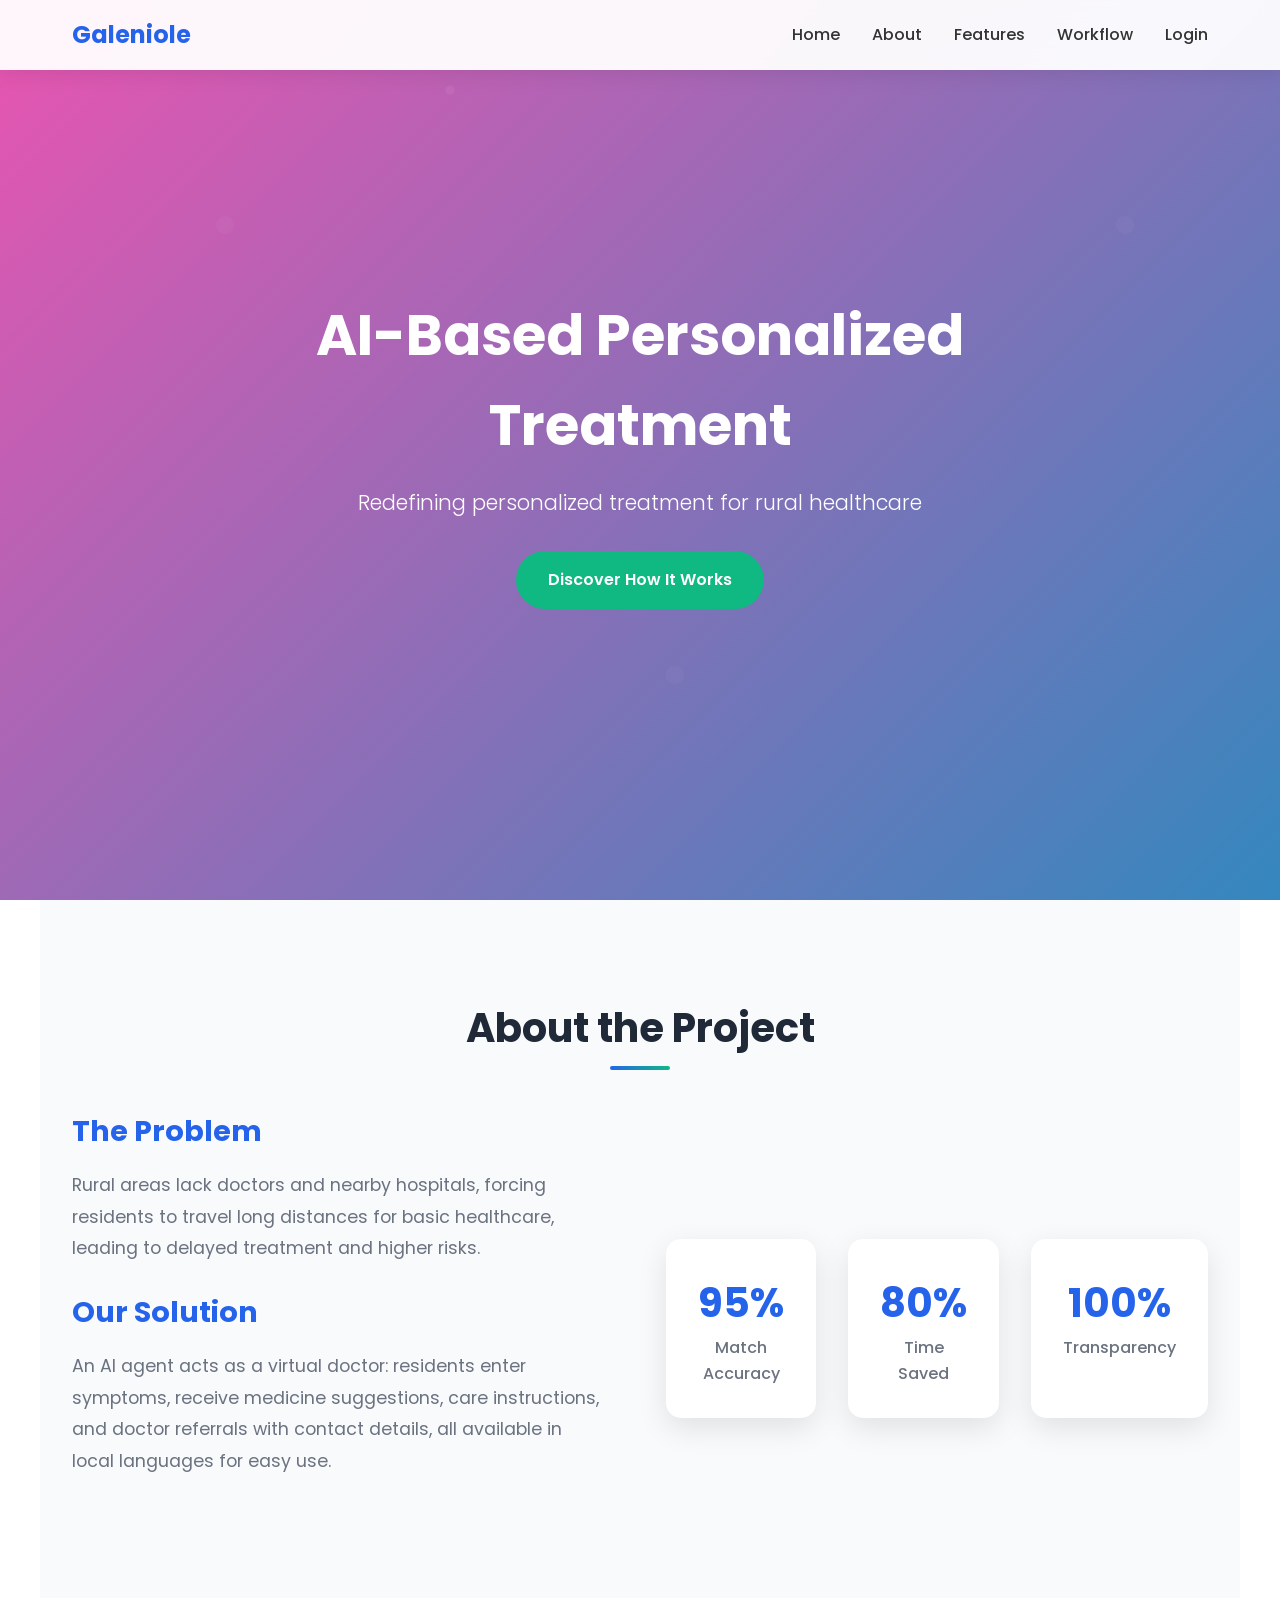
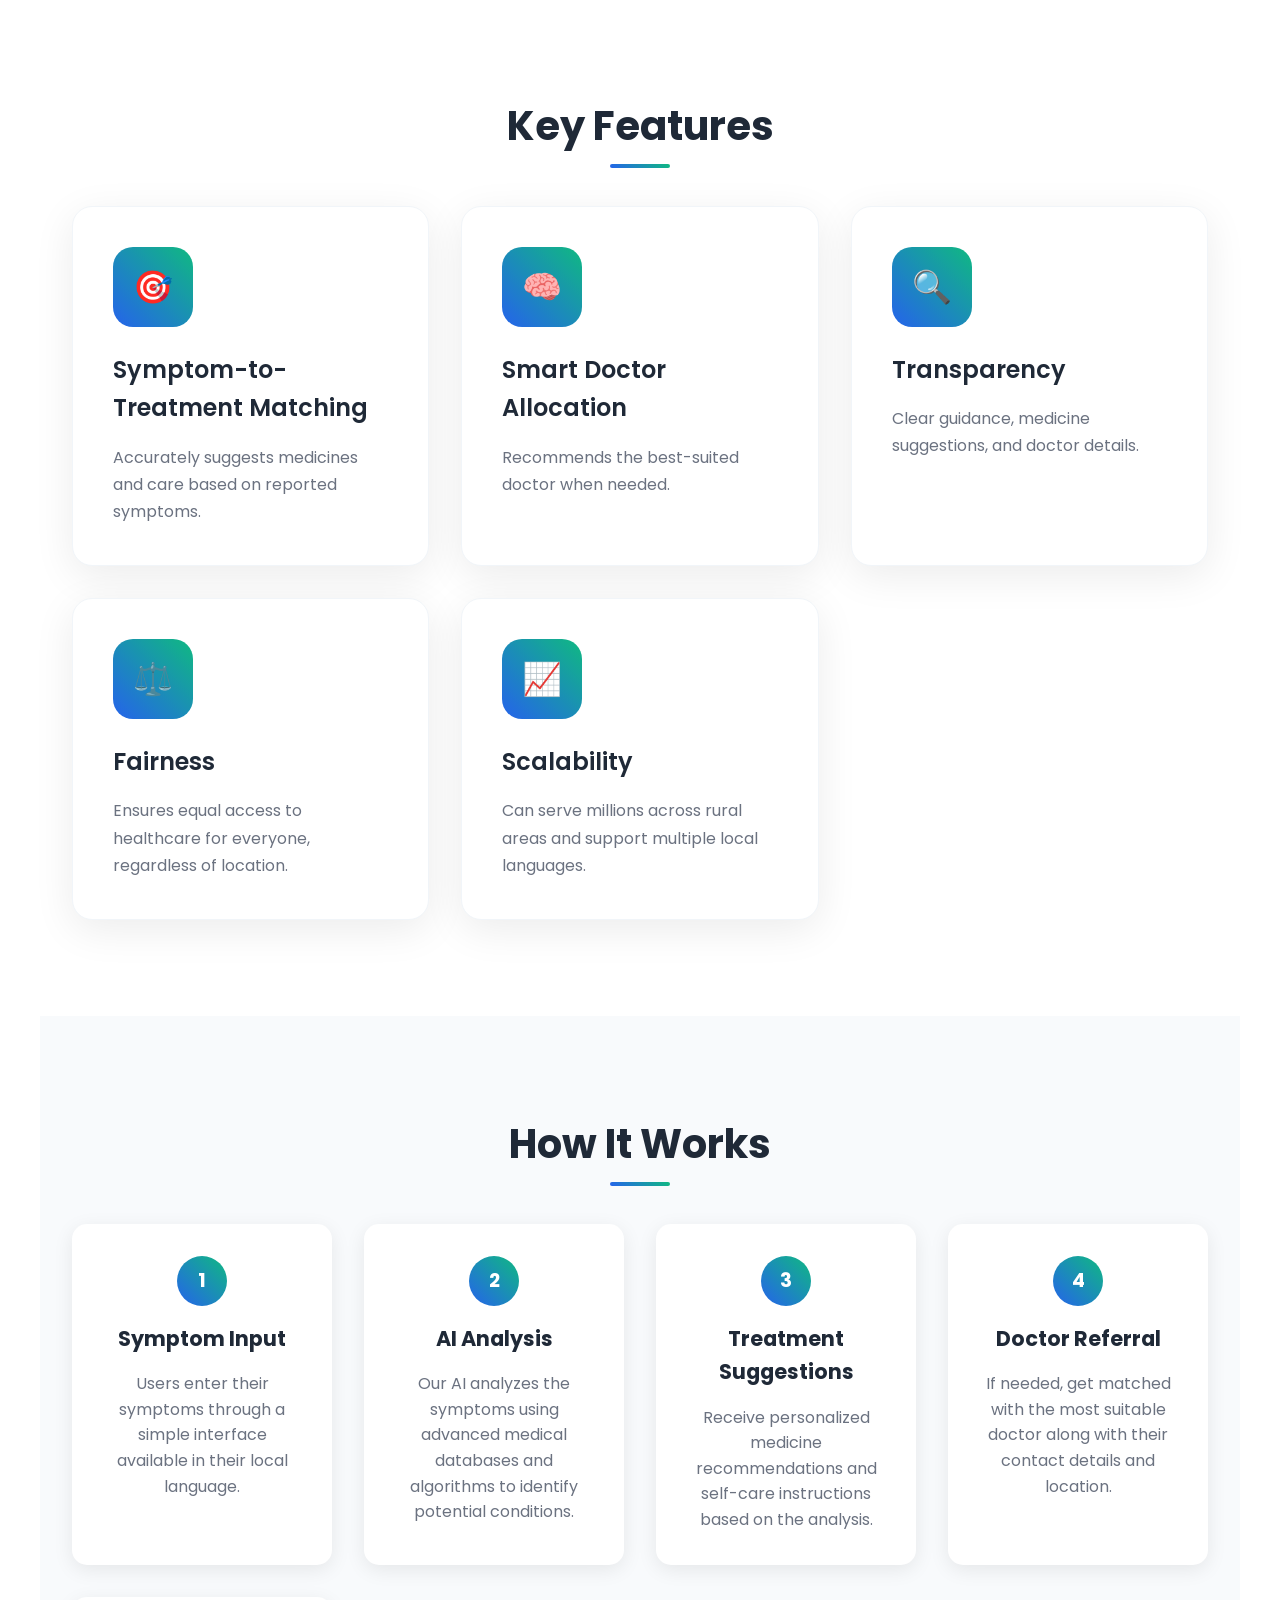
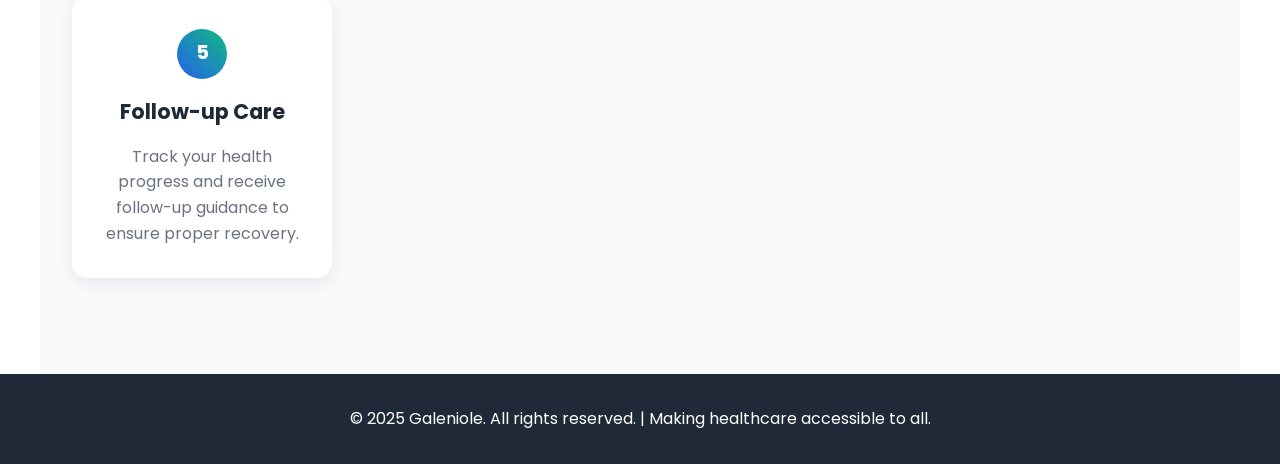
<file: frontend/index.html>
<!DOCTYPE html>
<html lang="en">
<head>
    <meta charset="UTF-8">
    <meta name="viewport" content="width=device-width, initial-scale=1.0">
    <title>Galeniole - AI-Based Personalized Treatment</title>
    <link href="https://fonts.googleapis.com/css2?family=Poppins:wght@300;400;500;600;700&display=swap" rel="stylesheet">
    <style>
        * {
            margin: 0;
            padding: 0;
            box-sizing: border-box;
        }

        html {
            scroll-behavior: smooth;
        }

        body {
            font-family: 'Poppins', sans-serif;
            line-height: 1.6;
            color: #333;
            overflow-x: hidden;
        }

        /* Navbar */
        .navbar {
            position: fixed;
            top: 0;
            width: 100%;
            background: rgba(255, 255, 255, 0.95);
            backdrop-filter: blur(10px);
            z-index: 1000;
            padding: 1rem 0;
            transition: all 0.3s ease;
            box-shadow: 0 2px 20px rgba(0, 0, 0, 0.1);
        }

        .nav-container {
            max-width: 1200px;
            margin: 0 auto;
            display: flex;
            justify-content: space-between;
            align-items: center;
            padding: 0 2rem;
        }

        .logo {
            font-size: 1.5rem;
            font-weight: 700;
            color: #2563eb;
        }

        .nav-links {
            display: flex;
            list-style: none;
            gap: 2rem;
        }

        .nav-links a {
            text-decoration: none;
            color: #333;
            font-weight: 500;
            transition: color 0.3s ease;
            position: relative;
        }

        .nav-links a:hover {
            color: #2563eb;
        }

        .nav-links a::after {
            content: '';
            position: absolute;
            width: 0;
            height: 2px;
            bottom: -5px;
            left: 0;
            background-color: #2563eb;
            transition: width 0.3s ease;
        }

        .nav-links a:hover::after {
            width: 100%;
        }

        /* Mobile Menu Toggle */
        .menu-toggle {
            display: none;
            flex-direction: column;
            cursor: pointer;
        }

        .menu-toggle span {
            width: 25px;
            height: 3px;
            background: #2563eb;
            margin: 3px 0;
            transition: 0.3s;
        }

        /* Hero Section */
        .hero {
            background: linear-gradient(135deg, #e954b0 0%, #3487be 100%);
            height: 100vh;
            display: flex;
            align-items: center;
            justify-content: center;
            text-align: center;
            color: white;
            position: relative;
            overflow: hidden;
        }

        .hero::before {
            content: '';
            position: absolute;
            top: 0;
            left: 0;
            right: 0;
            bottom: 0;
            background: url('data:image/svg+xml,<svg xmlns="http://www.w3.org/2000/svg" viewBox="0 0 100 100"><defs><pattern id="grain" width="100" height="100" patternUnits="userSpaceOnUse"><circle cx="25" cy="25" r="1" fill="white" opacity="0.1"/><circle cx="75" cy="75" r="1" fill="white" opacity="0.1"/><circle cx="50" cy="10" r="0.5" fill="white" opacity="0.2"/></pattern></defs><rect width="100" height="100" fill="url(%23grain)"/></svg>');
            opacity: 0.3;
        }

        .hero-content {
            max-width: 800px;
            padding: 0 2rem;
            position: relative;
            z-index: 1;
        }

        .hero h1 {
            font-size: 3.5rem;
            font-weight: 700;
            margin-bottom: 1rem;
            animation: fadeInUp 1s ease forwards 0.5s;
        }

        .hero .tagline {
            font-size: 1.3rem;
            font-weight: 300;
            margin-bottom: 2rem;
            animation: fadeInUp 1s ease forwards 0.8s;
        }

        .cta-button {
            display: inline-block;
            background: #10b981;
            color: white;
            padding: 1rem 2rem;
            border-radius: 50px;
            text-decoration: none;
            font-weight: 600;
            transition: all 0.3s ease;
            animation: fadeInUp 1s ease forwards 1.1s;
        }

        .cta-button:hover {
            transform: translateY(-3px);
            box-shadow: 0 10px 30px rgba(16, 185, 129, 0.3);
        }

        /* Sections */
        .section {
            padding: 6rem 2rem;
            max-width: 1200px;
            margin: 0 auto;
        }

        .section-title {
            font-size: 2.5rem;
            font-weight: 700;
            text-align: center;
            margin-bottom: 3rem;
            color: #1f2937;
            position: relative;
        }

        .section-title::after {
            content: '';
            position: absolute;
            width: 60px;
            height: 4px;
            background: linear-gradient(45deg, #2563eb, #10b981);
            bottom: -10px;
            left: 50%;
            transform: translateX(-50%);
            border-radius: 2px;
        }

        /* About Section */
        .about {
            background: #f8fafc;
        }

        .about-content {
            display: grid;
            grid-template-columns: 1fr 1fr;
            gap: 4rem;
            align-items: center;
        }

        .about-text h3 {
            font-size: 1.8rem;
            color: #2563eb;
            margin-bottom: 1rem;
        }

        .about-text p {
            font-size: 1.1rem;
            color: #6b7280;
            margin-bottom: 1.5rem;
            line-height: 1.8;
        }

        .stats {
            display: grid;
            grid-template-columns: repeat(3, 1fr);
            gap: 2rem;
            margin-top: 3rem;
        }

        .stat-item {
            text-align: center;
            padding: 2rem;
            background: white;
            border-radius: 15px;
            box-shadow: 0 10px 30px rgba(0, 0, 0, 0.1);
            transition: transform 0.3s ease;
        }

        .stat-item:hover {
            transform: translateY(-5px);
        }

        .stat-number {
            font-size: 2.5rem;
            font-weight: 700;
            color: #2563eb;
        }

        .stat-label {
            color: #6b7280;
            font-weight: 500;
        }

        /* Features Section */
        .features-grid {
            display: grid;
            grid-template-columns: repeat(auto-fit, minmax(300px, 1fr));
            gap: 2rem;
        }

        .feature-card {
            background: white;
            padding: 2.5rem;
            border-radius: 20px;
            box-shadow: 0 10px 40px rgba(0, 0, 0, 0.08);
            transition: all 0.3s ease;
            border: 1px solid #f1f5f9;
            position: relative;
            overflow: hidden;
        }

        .feature-card::before {
            content: '';
            position: absolute;
            top: 0;
            left: 0;
            right: 0;
            height: 4px;
            background: linear-gradient(45deg, #2563eb, #10b981);
            transform: scaleX(0);
            transition: transform 0.3s ease;
        }

        .feature-card:hover {
            transform: translateY(-10px);
            box-shadow: 0 20px 60px rgba(0, 0, 0, 0.15);
        }

        .feature-card:hover::before {
            transform: scaleX(1);
        }

        .feature-icon {
            width: 80px;
            height: 80px;
            background: linear-gradient(45deg, #2563eb, #10b981);
            border-radius: 20px;
            display: flex;
            align-items: center;
            justify-content: center;
            margin-bottom: 1.5rem;
            font-size: 2rem;
        }

        .feature-card h3 {
            font-size: 1.5rem;
            font-weight: 600;
            color: #1f2937;
            margin-bottom: 1rem;
        }

        .feature-card p {
            color: #6b7280;
            line-height: 1.7;
        }

        /* Workflow Section */
        .workflow {
            background: #f8fafc;
        }

        .workflow-steps {
            display: grid;
            grid-template-columns: repeat(auto-fit, minmax(250px, 1fr));
            gap: 2rem;
            position: relative;
        }

        .workflow-step {
            background: white;
            padding: 2rem;
            border-radius: 15px;
            text-align: center;
            box-shadow: 0 5px 20px rgba(0, 0, 0, 0.08);
            transition: all 0.3s ease;
            position: relative;
        }

        .workflow-step:hover {
            transform: translateY(-5px);
        }

        .step-number {
            width: 50px;
            height: 50px;
            background: linear-gradient(45deg, #2563eb, #10b981);
            color: white;
            border-radius: 50%;
            display: flex;
            align-items: center;
            justify-content: center;
            font-weight: 700;
            font-size: 1.2rem;
            margin: 0 auto 1rem;
        }

        .workflow-step h3 {
            font-size: 1.3rem;
            color: #1f2937;
            margin-bottom: 1rem;
        }

        .workflow-step p {
            color: #6b7280;
            line-height: 1.6;
        }

        /* Footer */
        .footer {
            background: #1f2937;
            color: white;
            text-align: center;
            padding: 2rem;
        }

        /* Animations */
        @keyframes fadeInUp {
            from {
                opacity: 0;
                transform: translateY(30px);
            }
            to {
                opacity: 1;
                transform: translateY(0);
            }
        }

        /* Mobile Responsiveness */
        @media (max-width: 768px) {
            .menu-toggle {
                display: flex;
            }

            .nav-links {
                display: none;
                position: absolute;
                top: 100%;
                left: 0;
                width: 100%;
                background: white;
                flex-direction: column;
                padding: 2rem;
                box-shadow: 0 5px 20px rgba(0, 0, 0, 0.1);
            }

            .nav-links.active {
                display: flex;
            }

            .hero h1 {
                font-size: 2.5rem;
            }

            .hero .tagline {
                font-size: 1.1rem;
            }

            .section {
                padding: 4rem 1rem;
            }

            .section-title {
                font-size: 2rem;
            }

            .about-content {
                grid-template-columns: 1fr;
                gap: 2rem;
            }

            .stats {
                grid-template-columns: 1fr;
            }

            .features-grid {
                grid-template-columns: 1fr;
            }

            .workflow-steps {
                grid-template-columns: 1fr;
            }

            .nav-container {
                padding: 0 1rem;
            }
        }

        @media (max-width: 480px) {
            .hero h1 {
                font-size: 2rem;
            }

            .feature-card,
            .workflow-step {
                padding: 1.5rem;
            }
        }
    </style>
</head>
<body>
    <!-- Navigation -->
    <nav class="navbar">
        <div class="nav-container">
            <div class="logo">Galeniole</div>
            <div class="menu-toggle" onclick="toggleMenu()">
                <span></span>
                <span></span>
                <span></span>
            </div>
            <ul class="nav-links" id="navLinks">
                <li><a href="#home">Home</a></li>
                <li><a href="#about">About</a></li>
                <li><a href="#features">Features</a></li>
                <li><a href="#workflow">Workflow</a></li>
                <li><a href="login.html">Login</a></li>
            </ul>
        </div>
    </nav>

    <!-- Hero Section -->
    <section id="home" class="hero">
        <div class="hero-content">
            <h1>AI-Based Personalized Treatment</h1>
            <p class="tagline">Redefining personalized treatment for rural healthcare</p>
            <a href="#about" class="cta-button">Discover How It Works</a>
        </div>
    </section>

    <!-- About Section -->
    <section id="about" class="section about">
        <h2 class="section-title">About the Project</h2>
        <div class="about-content">
            <div class="about-text">
                <h3>The Problem</h3>
                <p>Rural areas lack doctors and nearby hospitals, forcing residents to travel long distances for basic healthcare, leading to delayed treatment and higher risks.</p>
                
                <h3>Our Solution</h3>
                <p>An AI agent acts as a virtual doctor: residents enter symptoms, receive medicine suggestions, care instructions, and doctor referrals with contact details, all available in local languages for easy use.</p>
            </div>
            <div class="stats">
                <div class="stat-item">
                    <div class="stat-number">95%</div>
                    <div class="stat-label">Match Accuracy</div>
                </div>
                <div class="stat-item">
                    <div class="stat-number">80%</div>
                    <div class="stat-label">Time Saved</div>
                </div>
                <div class="stat-item">
                    <div class="stat-number">100%</div>
                    <div class="stat-label">Transparency</div>
                </div>
            </div>
        </div>
    </section>

    <!-- Features Section -->
    <section id="features" class="section">
        <h2 class="section-title">Key Features</h2>
        <div class="features-grid">
            <div class="feature-card">
                <div class="feature-icon">🎯</div>
                <h3>Symptom-to-Treatment Matching</h3>
                <p>Accurately suggests medicines and care based on reported symptoms.</p>
            </div>
            <div class="feature-card">
                <div class="feature-icon">🧠</div>
                <h3>Smart Doctor Allocation</h3>
                <p>Recommends the best-suited doctor when needed.</p>
            </div>
            <div class="feature-card">
                <div class="feature-icon">🔍</div>
                <h3>Transparency</h3>
                <p>Clear guidance, medicine suggestions, and doctor details.</p>
            </div>
            <div class="feature-card">
                <div class="feature-icon">⚖️</div>
                <h3>Fairness</h3>
                <p>Ensures equal access to healthcare for everyone, regardless of location.</p>
            </div>
            <div class="feature-card">
                <div class="feature-icon">📈</div>
                <h3>Scalability</h3>
                <p>Can serve millions across rural areas and support multiple local languages.</p>
            </div>
        </div>
    </section>

    <!-- Workflow Section -->
    <section id="workflow" class="section workflow">
        <h2 class="section-title">How It Works</h2>
        <div class="workflow-steps">
            <div class="workflow-step">
                <div class="step-number">1</div>
                <h3>Symptom Input</h3>
                <p>Users enter their symptoms through a simple interface available in their local language.</p>
            </div>
            <div class="workflow-step">
                <div class="step-number">2</div>
                <h3>AI Analysis</h3>
                <p>Our AI analyzes the symptoms using advanced medical databases and algorithms to identify potential conditions.</p>
            </div>
            <div class="workflow-step">
                <div class="step-number">3</div>
                <h3>Treatment Suggestions</h3>
                <p>Receive personalized medicine recommendations and self-care instructions based on the analysis.</p>
            </div>
            <div class="workflow-step">
                <div class="step-number">4</div>
                <h3>Doctor Referral</h3>
                <p>If needed, get matched with the most suitable doctor along with their contact details and location.</p>
            </div>
            <div class="workflow-step">
                <div class="step-number">5</div>
                <h3>Follow-up Care</h3>
                <p>Track your health progress and receive follow-up guidance to ensure proper recovery.</p>
            </div>
        </div>
    </section>

    <!-- Footer -->
    <footer class="footer">
        <p>&copy; 2025 Galeniole. All rights reserved. | Making healthcare accessible to all.</p>
    </footer>

    <script>
        function toggleMenu() {
            const navLinks = document.getElementById('navLinks');
            navLinks.classList.toggle('active');
        }

        // Close menu when clicking on a link
        document.querySelectorAll('.nav-links a').forEach(link => {
            link.addEventListener('click', () => {
                document.getElementById('navLinks').classList.remove('active');
            });
        });
    </script>
</body>
</html>
</file>
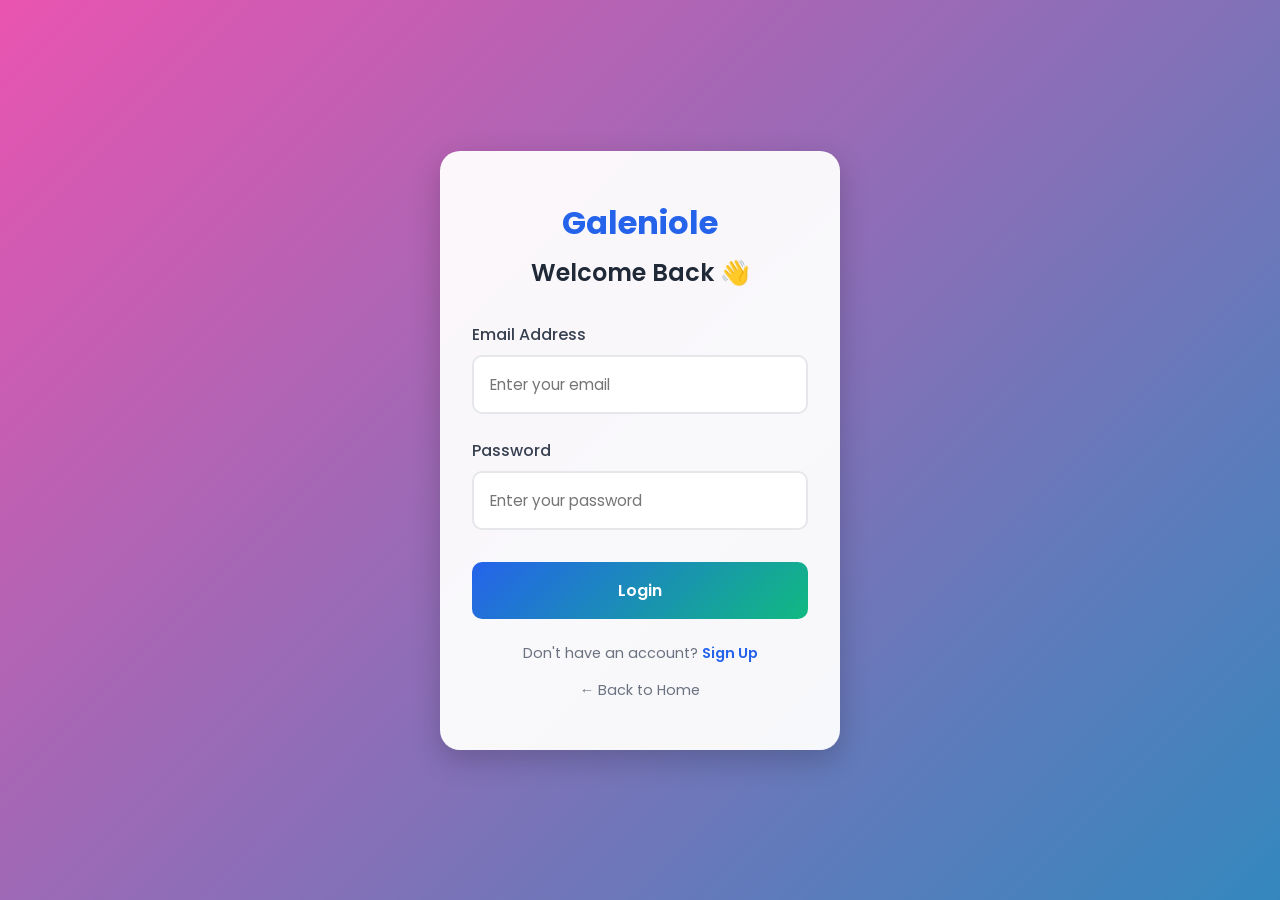
<file: frontend/login.html>
<!DOCTYPE html>
<html lang="en">
<head>
  <meta charset="UTF-8" />
  <meta name="viewport" content="width=device-width, initial-scale=1.0" />
  <title>Login | Galeniole</title>
  <link href="https://fonts.googleapis.com/css2?family=Poppins:wght@300;400;500;600;700&display=swap" rel="stylesheet" />
  <style>
    * {
      margin: 0;
      padding: 0;
      box-sizing: border-box;
    }

    body {
      font-family: 'Poppins', sans-serif;
      background: linear-gradient(135deg, #e954b0 0%, #3487be 100%);
      min-height: 100vh;
      display: flex;
      align-items: center;
      justify-content: center;
      color: #333;
      padding: 2rem 1rem;
    }

    .container {
      background: rgba(255, 255, 255, 0.95);
      padding: 3rem 2rem;
      border-radius: 20px;
      box-shadow: 0 10px 30px rgba(0, 0, 0, 0.2);
      width: 90%;
      max-width: 400px;
      text-align: center;
    }

    .logo {
      font-size: 2rem;
      font-weight: 700;
      color: #2563eb;
      margin-bottom: 0.5rem;
    }

    h2 {
      color: #1f2937;
      font-weight: 600;
      margin-bottom: 2rem;
      font-size: 1.5rem;
    }

    .form-group {
      margin-bottom: 1.5rem;
      text-align: left;
    }

    label {
      display: block;
      font-weight: 500;
      margin-bottom: 0.5rem;
      color: #374151;
    }

    input {
      width: 100%;
      padding: 1rem;
      border: 2px solid #e5e7eb;
      border-radius: 10px;
      font-family: 'Poppins', sans-serif;
      outline: none;
      transition: all 0.3s ease;
      font-size: 0.95rem;
    }

    input:focus {
      border-color: #2563eb;
      box-shadow: 0 0 0 3px rgba(37, 99, 235, 0.1);
    }

    .submit-btn {
      background: linear-gradient(135deg, #2563eb, #10b981);
      color: white;
      padding: 1rem;
      border: none;
      border-radius: 10px;
      font-weight: 600;
      cursor: pointer;
      width: 100%;
      transition: all 0.3s ease;
      font-family: 'Poppins', sans-serif;
      font-size: 1rem;
      margin-top: 0.5rem;
    }

    .submit-btn:hover {
      transform: translateY(-2px);
      box-shadow: 0 5px 15px rgba(37, 99, 235, 0.3);
    }

    .submit-btn:active {
      transform: translateY(0);
    }

    .submit-btn:disabled {
      opacity: 0.7;
      cursor: not-allowed;
      transform: none;
    }

    .switch-link {
      margin-top: 1.5rem;
      font-size: 0.9rem;
      color: #6b7280;
    }

    .switch-link a {
      color: #2563eb;
      text-decoration: none;
      font-weight: 600;
    }

    .switch-link a:hover {
      text-decoration: underline;
    }

    .back-home {
      display: inline-block;
      margin-top: 1rem;
      color: #6b7280;
      text-decoration: none;
      font-size: 0.9rem;
      transition: color 0.3s ease;
    }

    .back-home:hover {
      color: #2563eb;
    }

    .message {
      padding: 0.75rem;
      border-radius: 8px;
      margin-bottom: 1rem;
      font-size: 0.9rem;
      display: none;
    }

    .message.success {
      background: #d1fae5;
      color: #065f46;
      border: 1px solid #10b981;
    }

    .message.error {
      background: #fee2e2;
      color: #991b1b;
      border: 1px solid #ef4444;
    }

    .message.show {
      display: block;
    }
  </style>
</head>
<body>
  <div class="container">
    <div class="logo">Galeniole</div>
    <h2>Welcome Back 👋</h2>
    
    <div id="message" class="message"></div>
    
    <form id="loginForm">
      <div class="form-group">
        <label for="email">Email Address</label>
        <input type="email" id="email" placeholder="Enter your email" required />
      </div>
      <div class="form-group">
        <label for="password">Password</label>
        <input type="password" id="password" placeholder="Enter your password" required />
      </div>
      <button type="submit" class="submit-btn" id="submitBtn">Login</button>
      <div class="switch-link">
        Don't have an account? <a href="signup.html">Sign Up</a>
      </div>
      <a href="index.html" class="back-home">← Back to Home</a>
    </form>
  </div>

  <script>
  const loginForm = document.getElementById('loginForm');
  const submitBtn = document.getElementById('submitBtn');
  const messageDiv = document.getElementById('message');

  function showMessage(text, type) {
    messageDiv.textContent = text;
    messageDiv.className = `message ${type} show`;
    setTimeout(() => {
      messageDiv.classList.remove('show');
    }, 5000);
  }

  loginForm.addEventListener('submit', async function(e) {
    e.preventDefault();
  
    const email = document.getElementById('email').value;
    const password = document.getElementById('password').value;
  
    // Disable button
    submitBtn.disabled = true;
    submitBtn.textContent = 'Logging in...';
  
    try {
      const response = await fetch("https://galeniole.onrender.com/login", {
        method: 'POST',
        headers: { 'Content-Type': 'application/json' },
        body: JSON.stringify({ email: email, password: password })
      });
  
      if (response.ok) {
        const result = await response.json();

        // Show success message
        showMessage('Login successful! Redirecting...', 'success');
        submitBtn.textContent = 'Success ✓';

        // Optionally store JWT here if implemented later
        // localStorage.setItem('token', result.token);

        setTimeout(() => {
          window.location.href = 'dashboard.html';
        }, 1500);
      } else {
        throw new Error('Invalid credentials');
      }
    } catch (error) {
      console.error('Login error:', error);
      showMessage('Invalid credentials. Please try again.', 'error');
      submitBtn.disabled = false;
      submitBtn.textContent = 'Login';
    }
  });
  </script>
</body>
</html>
</file>
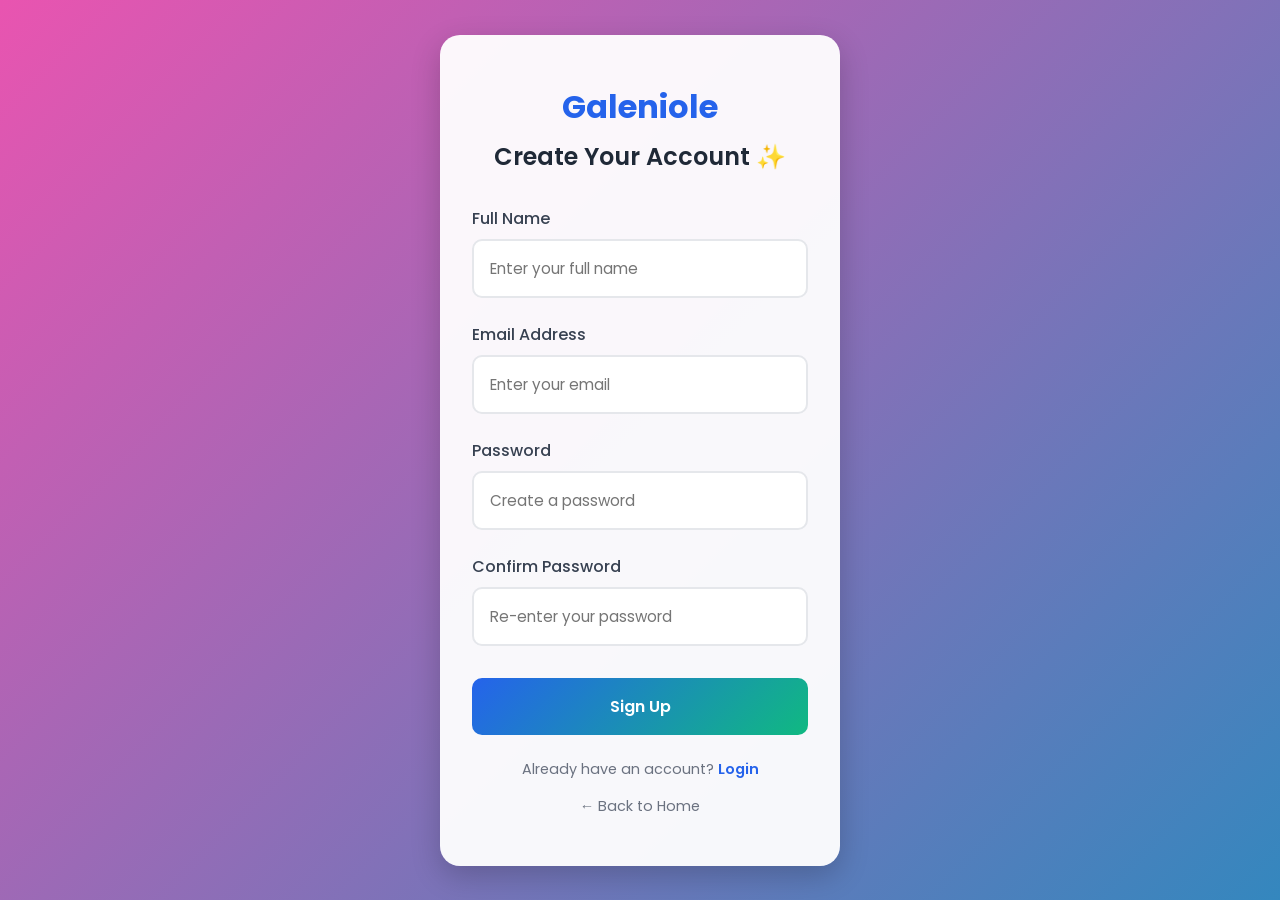
<file: frontend/signup.html>
<!DOCTYPE html>
<html lang="en">
<head>
  <meta charset="UTF-8" />
  <meta name="viewport" content="width=device-width, initial-scale=1.0" />
  <title>Sign Up | Galeniole</title>
  <link href="https://fonts.googleapis.com/css2?family=Poppins:wght@300;400;500;600;700&display=swap" rel="stylesheet" />
  <style>
    * {
      margin: 0;
      padding: 0;
      box-sizing: border-box;
    }

    body {
      font-family: 'Poppins', sans-serif;
      background: linear-gradient(135deg, #e954b0 0%, #3487be 100%);
      min-height: 100vh;
      display: flex;
      align-items: center;
      justify-content: center;
      color: #333;
      padding: 2rem 1rem;
    }

    .container {
      background: rgba(255, 255, 255, 0.95);
      padding: 3rem 2rem;
      border-radius: 20px;
      box-shadow: 0 10px 30px rgba(0, 0, 0, 0.2);
      width: 90%;
      max-width: 400px;
      text-align: center;
    }

    .logo {
      font-size: 2rem;
      font-weight: 700;
      color: #2563eb;
      margin-bottom: 0.5rem;
    }

    h2 {
      color: #1f2937;
      font-weight: 600;
      margin-bottom: 2rem;
      font-size: 1.5rem;
    }

    .form-group {
      margin-bottom: 1.5rem;
      text-align: left;
    }

    label {
      display: block;
      font-weight: 500;
      margin-bottom: 0.5rem;
      color: #374151;
    }

    input {
      width: 100%;
      padding: 1rem;
      border: 2px solid #e5e7eb;
      border-radius: 10px;
      font-family: 'Poppins', sans-serif;
      outline: none;
      transition: all 0.3s ease;
      font-size: 0.95rem;
    }

    input:focus {
      border-color: #2563eb;
      box-shadow: 0 0 0 3px rgba(37, 99, 235, 0.1);
    }

    .password-strength {
      margin-top: 0.5rem;
      font-size: 0.85rem;
      display: none;
    }

    .password-strength.show {
      display: block;
    }

    .strength-bar {
      height: 4px;
      background: #e5e7eb;
      border-radius: 2px;
      margin-top: 0.25rem;
      overflow: hidden;
    }

    .strength-fill {
      height: 100%;
      transition: all 0.3s ease;
      border-radius: 2px;
    }

    .submit-btn {
      background: linear-gradient(135deg, #2563eb, #10b981);
      color: white;
      padding: 1rem;
      border: none;
      border-radius: 10px;
      font-weight: 600;
      cursor: pointer;
      width: 100%;
      transition: all 0.3s ease;
      font-family: 'Poppins', sans-serif;
      font-size: 1rem;
      margin-top: 0.5rem;
    }

    .submit-btn:hover {
      transform: translateY(-2px);
      box-shadow: 0 5px 15px rgba(37, 99, 235, 0.3);
    }

    .submit-btn:active {
      transform: translateY(0);
    }

    .submit-btn:disabled {
      opacity: 0.7;
      cursor: not-allowed;
      transform: none;
    }

    .switch-link {
      margin-top: 1.5rem;
      font-size: 0.9rem;
      color: #6b7280;
    }

    .switch-link a {
      color: #2563eb;
      text-decoration: none;
      font-weight: 600;
    }

    .switch-link a:hover {
      text-decoration: underline;
    }

    .back-home {
      display: inline-block;
      margin-top: 1rem;
      color: #6b7280;
      text-decoration: none;
      font-size: 0.9rem;
      transition: color 0.3s ease;
    }

    .back-home:hover {
      color: #2563eb;
    }

    .message {
      padding: 0.75rem;
      border-radius: 8px;
      margin-bottom: 1rem;
      font-size: 0.9rem;
      display: none;
    }

    .message.success {
      background: #d1fae5;
      color: #065f46;
      border: 1px solid #10b981;
    }

    .message.error {
      background: #fee2e2;
      color: #991b1b;
      border: 1px solid #ef4444;
    }

    .message.show {
      display: block;
    }
  </style>
</head>
<body>
  <div class="container">
    <div class="logo">Galeniole</div>
    <h2>Create Your Account ✨</h2>
    
    <div id="message" class="message"></div>
    
    <form id="signupForm">
      <div class="form-group">
        <label for="name">Full Name</label>
        <input type="text" id="name" placeholder="Enter your full name" required minlength="2" />
      </div>
      <div class="form-group">
        <label for="email">Email Address</label>
        <input type="email" id="email" placeholder="Enter your email" required />
      </div>
      <div class="form-group">
        <label for="password">Password</label>
        <input type="password" id="password" placeholder="Create a password" required minlength="8" />
        <div class="password-strength" id="passwordStrength">
          <div class="strength-bar">
            <div class="strength-fill" id="strengthFill"></div>
          </div>
          <span id="strengthText"></span>
        </div>
      </div>
      <div class="form-group">
        <label for="confirmPassword">Confirm Password</label>
        <input type="password" id="confirmPassword" placeholder="Re-enter your password" required />
      </div>
      <button type="submit" class="submit-btn" id="submitBtn">Sign Up</button>
      <div class="switch-link">
        Already have an account? <a href="login.html">Login</a>
      </div>
      <a href="index.html" class="back-home">← Back to Home</a>
    </form>
  </div>

<script>
const signupForm = document.getElementById('signupForm');
const submitBtn = document.getElementById('submitBtn');
const messageDiv = document.getElementById('message');
const passwordInput = document.getElementById('password');
const confirmPasswordInput = document.getElementById('confirmPassword');
const strengthDiv = document.getElementById('passwordStrength');
const strengthFill = document.getElementById('strengthFill');
const strengthText = document.getElementById('strengthText');

function showMessage(text, type) {
  messageDiv.textContent = text;
  messageDiv.className = `message ${type} show`;
  setTimeout(() => {
    messageDiv.classList.remove('show');
  }, 5000);
}

// Password strength checker
passwordInput.addEventListener('input', function() {
  const password = this.value;
  if (password.length === 0) {
    strengthDiv.classList.remove('show');
    return;
  }

  strengthDiv.classList.add('show');
  let strength = 0;

  if (password.length >= 8) strength += 25;
  if (password.match(/[a-z]/)) strength += 25;
  if (password.match(/[A-Z]/)) strength += 25;
  if (password.match(/[0-9]/)) strength += 15;
  if (password.match(/[^a-zA-Z0-9]/)) strength += 10;

  let color, text;
  if (strength < 40) {
    color = '#ef4444';
    text = 'Weak';
  } else if (strength < 70) {
    color = '#f59e0b';
    text = 'Medium';
  } else {
    color = '#10b981';
    text = 'Strong';
  }

  strengthFill.style.width = strength + '%';
  strengthFill.style.background = color;
  strengthText.textContent = text;
  strengthText.style.color = color;
});

signupForm.addEventListener('submit', async function(e) {
  e.preventDefault();

  const name = document.getElementById('name').value.trim();
  const email = document.getElementById('email').value.trim();
  const password = passwordInput.value;
  const confirmPassword = confirmPasswordInput.value;

  // Validation
  if (password !== confirmPassword) {
    showMessage('Passwords do not match!', 'error');
    return;
  }

  if (password.length < 8) {
    showMessage('Password must be at least 8 characters long!', 'error');
    return;
  }

  // Disable button during submission
  submitBtn.disabled = true;
  submitBtn.textContent = 'Creating Account...';

  try {
    const response = await fetch("https://galeniole.onrender.com/signup", {  // adjust if your router has a prefix
      method: 'POST',
      headers: { 'Content-Type': 'application/json' },
      body: JSON.stringify({ name: name, email: email, password: password })
    });

    if (response.ok) {
      const result = await response.json();

      // Show success message
      showMessage('Account created successfully! Redirecting to login...', 'success');
      submitBtn.textContent = 'Success ✓';

      // Redirect to login page
      setTimeout(() => {
        window.location.href = 'login.html';
      }, 2000);
    } else {
      const err = await response.json();
      throw new Error(err.detail || 'Registration failed');
    }
  } catch (error) {
    console.error('Signup error:', error);
    showMessage(error.message, 'error');
    submitBtn.disabled = false;
    submitBtn.textContent = 'Sign Up';
  }
});
</script>
</body>
</html>
</file>
